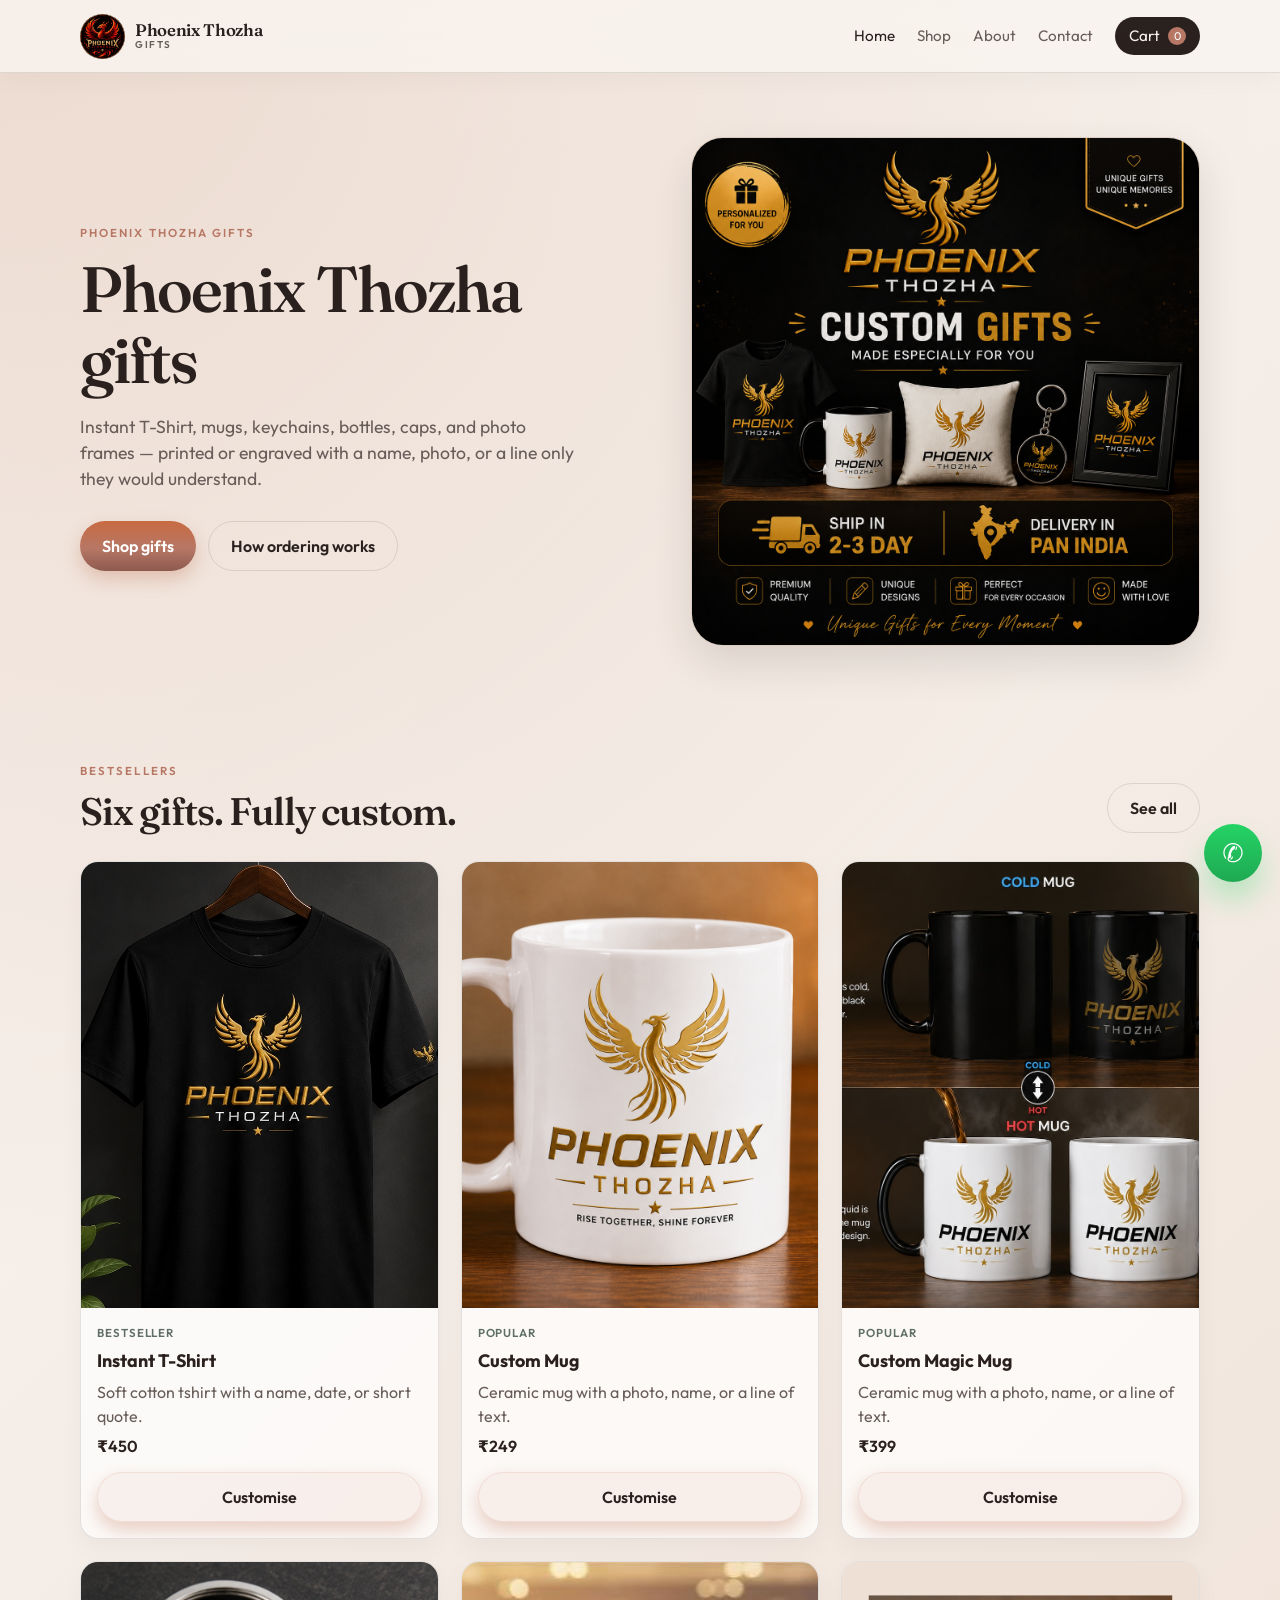
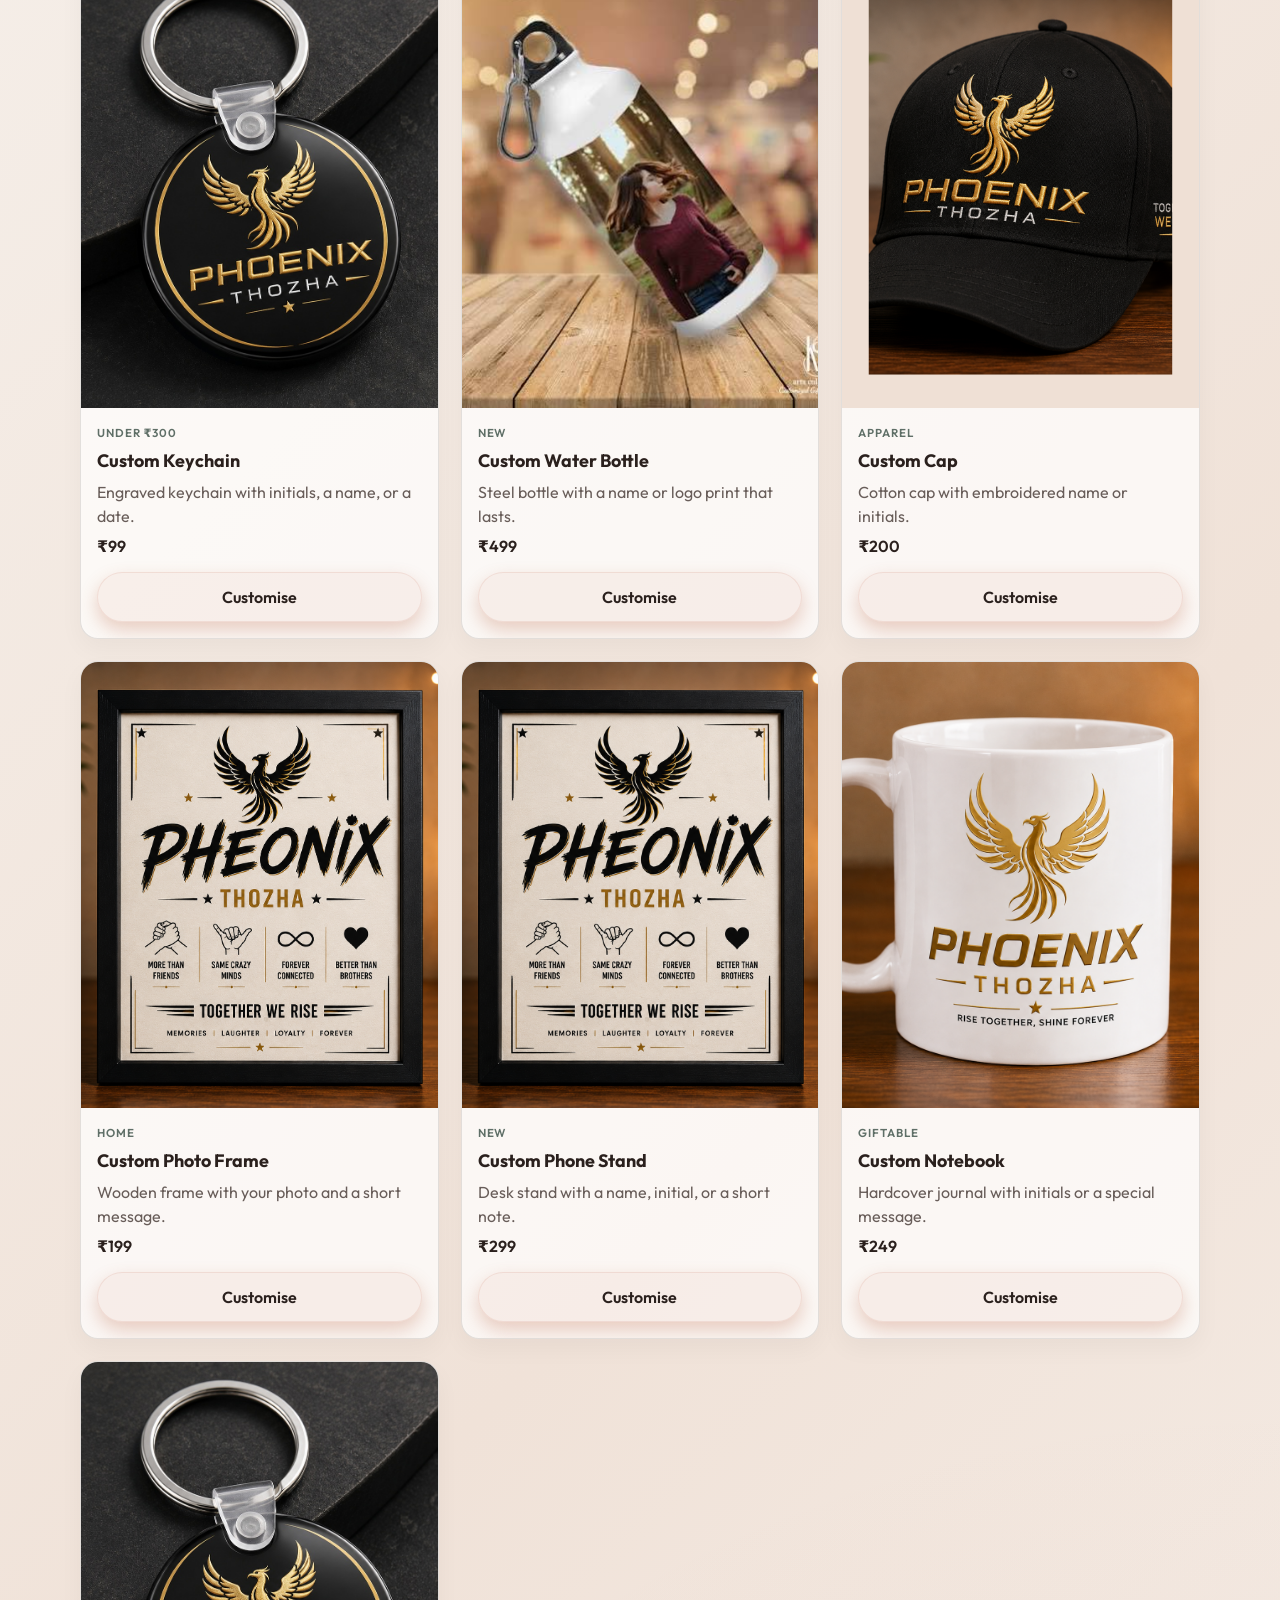
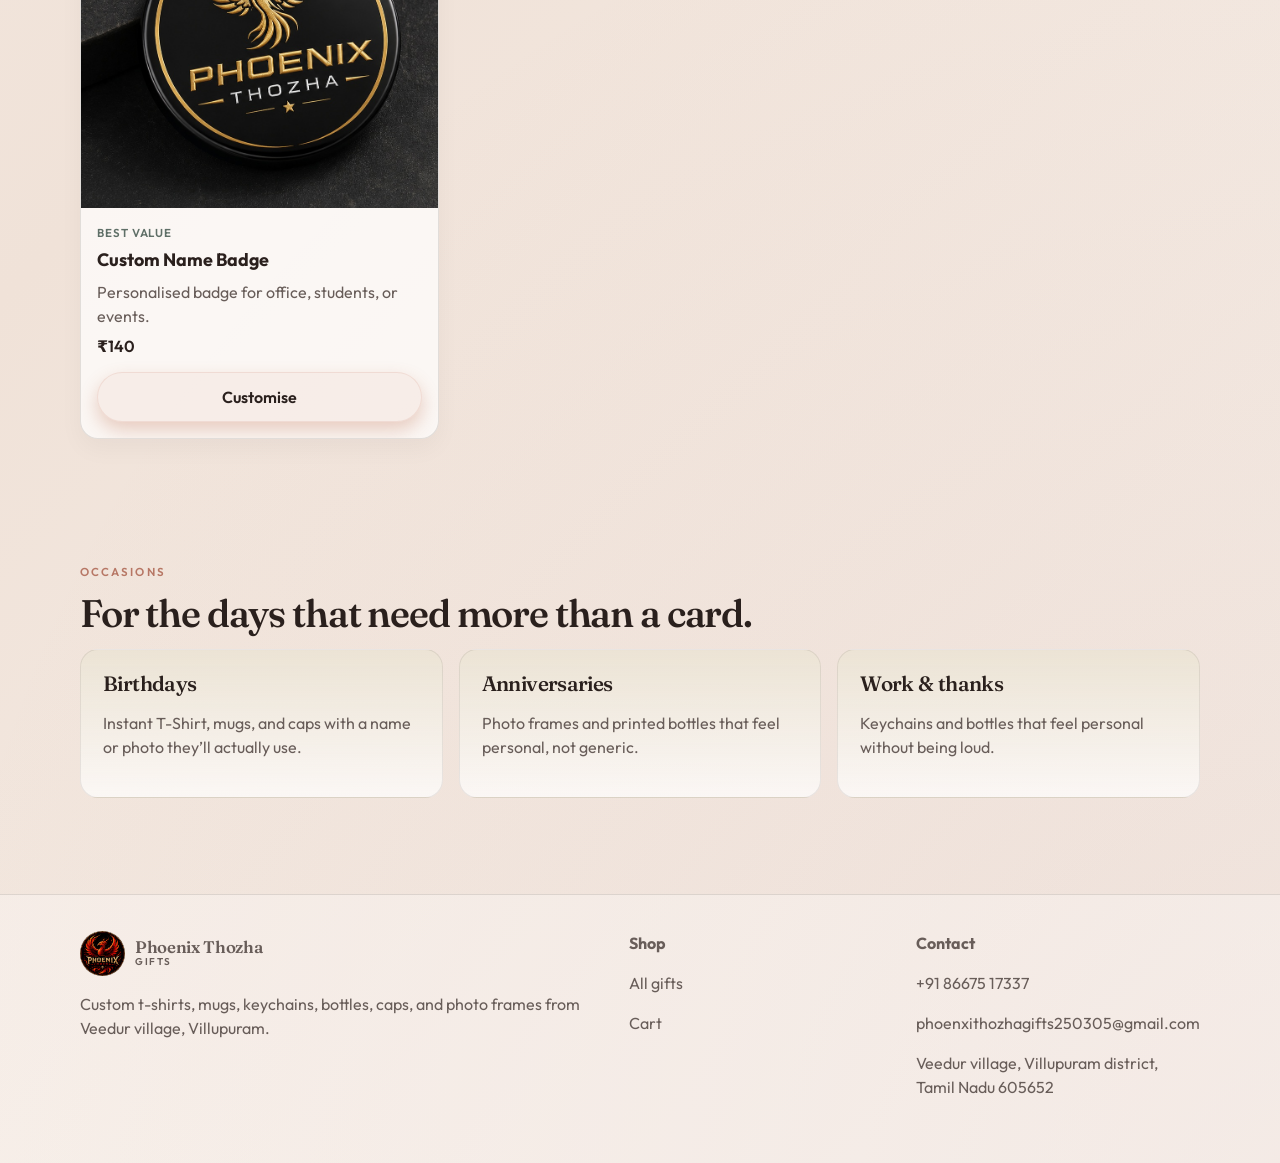
<file: index.html>
<!DOCTYPE html>
<html lang="en">
<head>
  <meta charset="UTF-8" />
  <meta name="viewport" content="width=device-width, initial-scale=1" />
  <title>Phoenix Thozha Gifts — Custom gifts </title>
  <link rel="preconnect" href="https://fonts.googleapis.com" />
  <link rel="preconnect" href="https://fonts.gstatic.com" crossorigin />
  <link href="https://fonts.googleapis.com/css2?family=Fraunces:opsz,wght@9..144,500;9..144,600&family=Outfit:wght@400;500;600&display=swap" rel="stylesheet" />
  <link rel="stylesheet" href="css/styles.css" />
</head>
<body>
  <header class="site-header">
    <div class="wrap nav">
      <a class="logo" href="index.html"><img class="logo-mark" src="images/phoenix-logo.jpg" alt="Phoenix Thozha" /><span class="logo-text">Phoenix Thozha<em>Gifts</em></span></a>
      <nav class="nav-links">
        <a class="active" href="index.html">Home</a>
        <a href="shop.html">Shop</a>
        <a href="about.html">About</a>
        <a href="contact.html">Contact</a>
        <a class="cart-link" href="cart.html">Cart <span class="badge" data-cart-count hidden>0</span></a>
      </nav>
    </div>
  </header>

  <main>
    <section class="wrap hero">
      <div>
        <p class="kicker">Phoenix Thozha Gifts</p>
        <h1>Phoenix Thozha  gifts</h1>
        <p class="lede">Instant T-Shirt, mugs, keychains, bottles, caps, and photo frames — printed or engraved with a name, photo, or a line only they would understand.</p>
        <div class="hero-actions">
          <a class="btn btn-primary" href="shop.html">Shop gifts</a>
          <a class="btn btn-ghost" href="about.html">How ordering works</a>
        </div>
      </div>
      <div class="hero-card">
        <img src="images/hero.jpg" alt="Wrapped gifts from Phoenix Thozha Gifts" />
      </div>
    </section>

    <section class="wrap section">
      <div class="section-head">
        <div>
          <p class="kicker">Bestsellers</p>
          <h2>Six gifts. Fully custom.</h2>
        </div>
        <a class="btn btn-ghost" href="shop.html">See all</a>
      </div>
      <div class="grid" id="home-grid"></div>
    </section>

    <section class="wrap section">
      <p class="kicker">Occasions</p>
      <h2>For the days that need more than a card.</h2>
      <div class="occassions">
        <article class="occ">
          <h3>Birthdays</h3>
          <p class="muted">Instant T-Shirt, mugs, and caps with a name or photo they’ll actually use.</p>
        </article>
        <article class="occ">
          <h3>Anniversaries</h3>
          <p class="muted">Photo frames and printed bottles that feel personal, not generic.</p>
        </article>
        <article class="occ">
          <h3>Work & thanks</h3>
          <p class="muted">Keychains and bottles that feel personal without being loud.</p>
        </article>
      </div>
    </section>
  </main>

  <footer class="site-footer">
    <div class="wrap footer-grid">
      <div>
        <strong class="logo"><img class="logo-mark" src="images/phoenix-logo.jpg" alt="Phoenix Thozha" /><span class="logo-text">Phoenix Thozha<em>Gifts</em></span></strong>
        <p>Custom t-shirts, mugs, keychains, bottles, caps, and photo frames from Veedur village, Villupuram.</p>
      </div>
      <div>
        <strong>Shop</strong>
        <p><a href="shop.html">All gifts</a></p>
        <p><a href="cart.html">Cart</a></p>
      </div>
      <div>
        <strong>Contact</strong>
        <p><a href="tel:+918667517337">+91 86675 17337</a></p>
        <p><a href="mailto:phoenxithozhagifts250305@gmail.com">phoenxithozhagifts250305@gmail.com</a></p>
        <p>Veedur village, Villupuram district,<br />Tamil Nadu 605652</p>
      </div>
    </div>
  </footer>

  <a class="whatsapp-float" href="https://wa.me/918667517337" target="_blank" aria-label="Chat on WhatsApp">✆</a>

  <script src="js/products.js"></script>
  <script src="js/cart.js"></script>
  <script>
    const grid = document.getElementById("home-grid");
    grid.innerHTML = PRODUCTS.map(productCard).join("");
  </script>
</body>
</html>
</file>
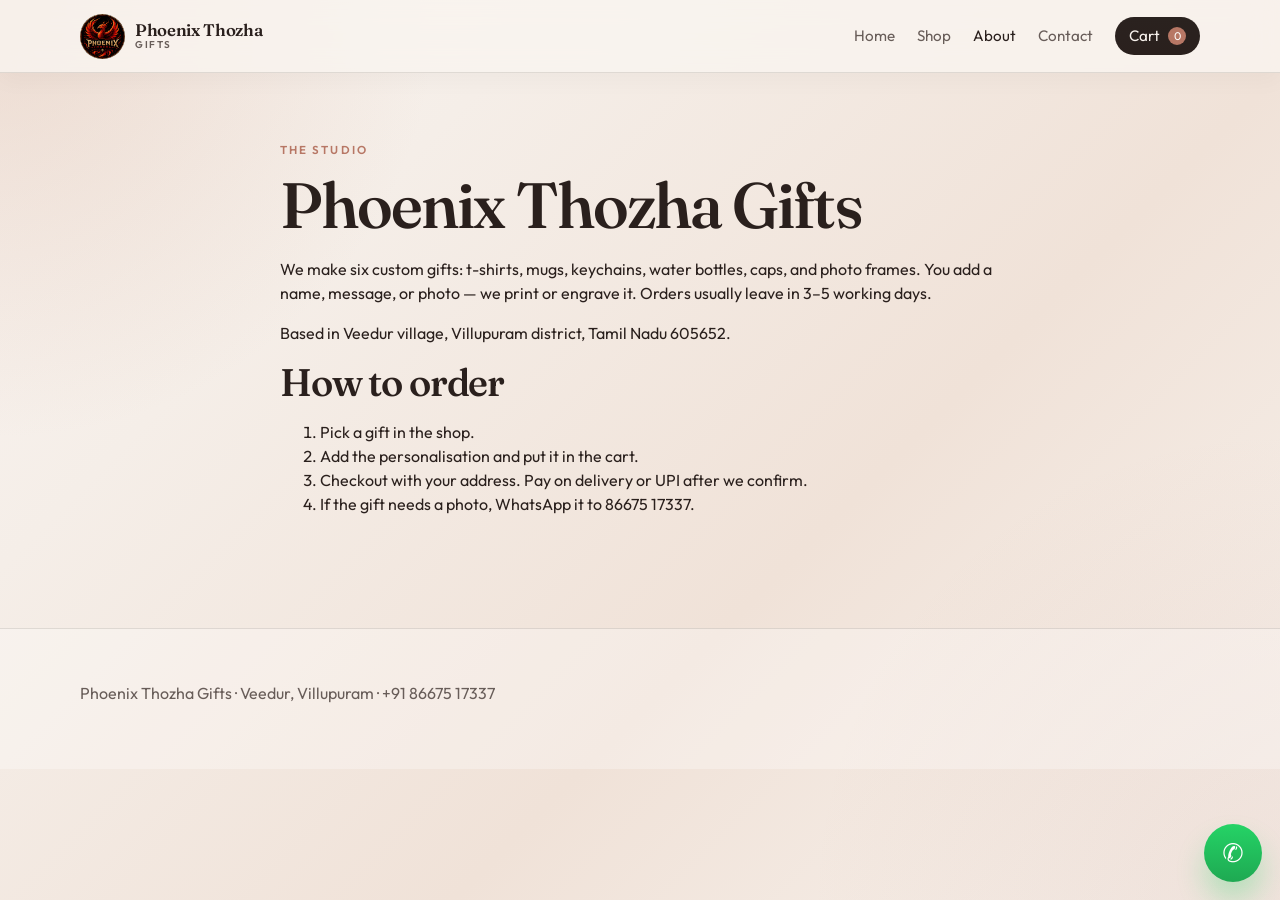
<file: about.html>
<!DOCTYPE html>
<html lang="en">
<head>
  <meta charset="UTF-8" />
  <meta name="viewport" content="width=device-width, initial-scale=1" />
  <title>About — Phoenix Thozha Gifts</title>
  <link rel="preconnect" href="https://fonts.googleapis.com" />
  <link rel="preconnect" href="https://fonts.gstatic.com" crossorigin />
  <link href="https://fonts.googleapis.com/css2?family=Fraunces:opsz,wght@9..144,500;9..144,600&family=Outfit:wght@400;500;600&display=swap" rel="stylesheet" />
  <link rel="stylesheet" href="css/styles.css" />
</head>
<body>
  <header class="site-header">
    <div class="wrap nav">
      <a class="logo" href="index.html"><img class="logo-mark" src="images/phoenix-logo.jpg" alt="Phoenix Thozha" /><span class="logo-text">Phoenix Thozha<em>Gifts</em></span></a>
      <nav class="nav-links">
        <a href="index.html">Home</a>
        <a href="shop.html">Shop</a>
        <a class="active" href="about.html">About</a>
        <a href="contact.html">Contact</a>
        <a class="cart-link" href="cart.html">Cart <span class="badge" data-cart-count hidden>0</span></a>
      </nav>
    </div>
  </header>

  <main class="wrap section" style="max-width:720px">
    <p class="kicker">The studio</p>
    <h1>Phoenix Thozha Gifts</h1>
    <p>We make six custom gifts: t-shirts, mugs, keychains, water bottles, caps, and photo frames. You add a name, message, or photo — we print or engrave it. Orders usually leave in 3–5 working days.</p>
    <p>Based in Veedur village, Villupuram district, Tamil Nadu 605652.</p>
    <h2>How to order</h2>
    <ol>
      <li>Pick a gift in the shop.</li>
      <li>Add the personalisation and put it in the cart.</li>
      <li>Checkout with your address. Pay on delivery or UPI after we confirm.</li>
      <li>If the gift needs a photo, WhatsApp it to <a href="https://wa.me/918667517337">86675 17337</a>.</li>
    </ol>
  </main>

  <footer class="site-footer">
    <div class="wrap"><p>Phoenix Thozha Gifts · Veedur, Villupuram · +91 86675 17337</p></div>
  </footer>
  <a class="whatsapp-float" href="https://wa.me/918667517337" target="_blank" aria-label="Chat on WhatsApp">✆</a>
  <script src="js/products.js"></script>
  <script src="js/cart.js"></script>
</body>
</html>
</file>
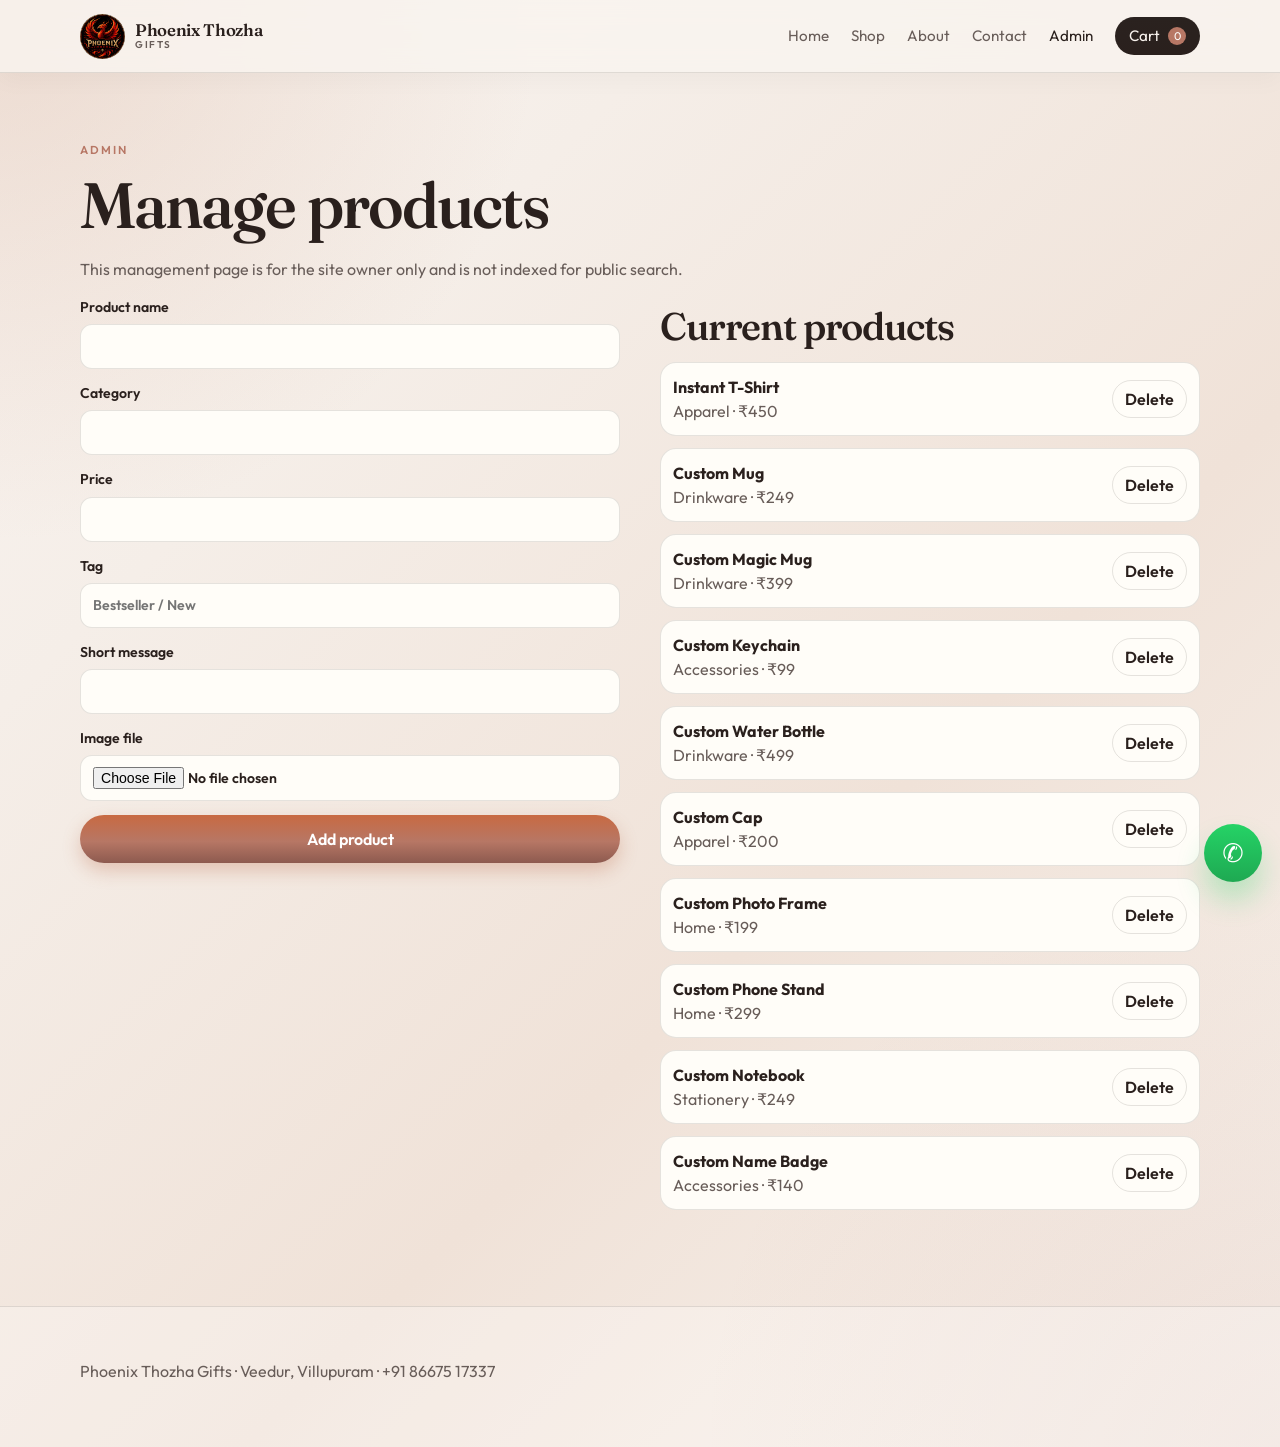
<file: admin.html>
<!DOCTYPE html>
<html lang="en">
<head>
  <meta charset="UTF-8" />
  <meta name="viewport" content="width=device-width, initial-scale=1" />
  <meta name="robots" content="noindex, nofollow" />
  <title>Admin — Phoenix Thozha Gifts</title>
  <link rel="preconnect" href="https://fonts.googleapis.com" />
  <link rel="preconnect" href="https://fonts.gstatic.com" crossorigin />
  <link href="https://fonts.googleapis.com/css2?family=Fraunces:opsz,wght@9..144,500;9..144,600&family=Outfit:wght@400;500;600&display=swap" rel="stylesheet" />
  <link rel="stylesheet" href="css/styles.css" />
</head>
<body>
  <header class="site-header">
    <div class="wrap nav">
      <a class="logo" href="index.html"><img class="logo-mark" src="images/phoenix-logo.jpg" alt="Phoenix Thozha" /><span class="logo-text">Phoenix Thozha<em>Gifts</em></span></a>
      <nav class="nav-links">
        <a href="index.html">Home</a>
        <a href="shop.html">Shop</a>
        <a href="about.html">About</a>
        <a href="contact.html">Contact</a>
        <a class="active" href="admin.html">Admin</a>
        <a class="cart-link" href="cart.html">Cart <span class="badge" data-cart-count hidden>0</span></a>
      </nav>
    </div>
  </header>

  <main class="wrap section">
    <div id="admin-content">
      <p class="kicker">Admin</p>
      <h1>Manage products</h1>
      <p class="muted">This management page is for the site owner only and is not indexed for public search.</p>
      <div class="split" style="align-items:start">
        <form class="form" id="product-form">
          <label>Product name<input name="name" required /></label>
          <label>Category<input name="category" required /></label>
          <label>Price<input name="price" type="number" min="1" required /></label>
          <label>Tag<input name="tag" placeholder="Bestseller / New" /></label>
          <label>Short message<input name="blurb" required /></label>
          <label>Image file<input type="file" id="image-file" accept="image/*" /></label>
          <button class="btn btn-primary" type="submit">Add product</button>
        </form>

        <div>
          <h2>Current products</h2>
          <div id="admin-list" class="cart-table"></div>
        </div>
      </div>
    </div>
  </main>

  <footer class="site-footer">
    <div class="wrap"><p>Phoenix Thozha Gifts · Veedur, Villupuram · +91 86675 17337</p></div>
  </footer>

  <a class="whatsapp-float" href="https://wa.me/918667517337" target="_blank" aria-label="Chat on WhatsApp">✆</a>

  <script src="js/products.js"></script>
  <script src="js/cart.js"></script>
  <script>
    const list = document.getElementById("admin-list");
    const form = document.getElementById("product-form");
    const imageFileInput = document.getElementById("image-file");

    function readFileAsDataUrl(file) {
      return new Promise((resolve, reject) => {
        const reader = new FileReader();
        reader.onload = () => resolve(reader.result);
        reader.onerror = () => reject(new Error("Could not read file"));
        reader.readAsDataURL(file);
      });
    }

    function renderAdminList() {
      const products = getProducts();
      list.innerHTML = products.map((product) => `
        <article class="cart-row" style="grid-template-columns: 1fr auto;">
          <div>
            <strong>${product.name}</strong>
            <div class="muted">${product.category} · ₹${product.price}</div>
          </div>
          <button class="btn btn-ghost" data-delete="${product.id}" style="padding:6px 12px">Delete</button>
        </article>
      `).join("");

      list.querySelectorAll("[data-delete]").forEach((btn) => {
        btn.onclick = () => {
          const next = getProducts().filter((item) => item.id !== btn.dataset.delete);
          saveProducts(next);
          renderAdminList();
        };
      });
    }

    renderAdminList();

    form.onsubmit = async (e) => {
      e.preventDefault();
      const data = Object.fromEntries(new FormData(e.target));
      const name = (data.name || "").trim();
      const category = (data.category || "").trim();
      const price = Number(data.price);
      const blurb = (data.blurb || "").trim();
      const file = imageFileInput.files[0];

      if (!name || !category || !price || !blurb) {
        return;
      }

      let image = "images/mug.jpg";
      if (file) {
        try {
          image = await readFileAsDataUrl(file);
        } catch {
          alert("Image upload failed. Please try another file.");
          return;
        }
      }

      const product = {
        id: name.toLowerCase().replace(/[^a-z0-9]+/g, "-").replace(/^-|-$/g, "") || "product",
        name,
        category,
        price,
        tag: (data.tag || "").trim(),
        blurb,
        description: blurb,
        colors: ["Default"],
        options: ["name", "message"],
        image,
      };

      const items = getProducts();
      const duplicate = items.some((item) => item.id === product.id);
      if (duplicate) {
        alert("A product with this name already exists. Please use a different product name.");
        return;
      }

      items.push(product);
      saveProducts(items);
      form.reset();
      imageFileInput.value = "";
      renderAdminList();
    };
  </script>
</body>
</html>
</file>
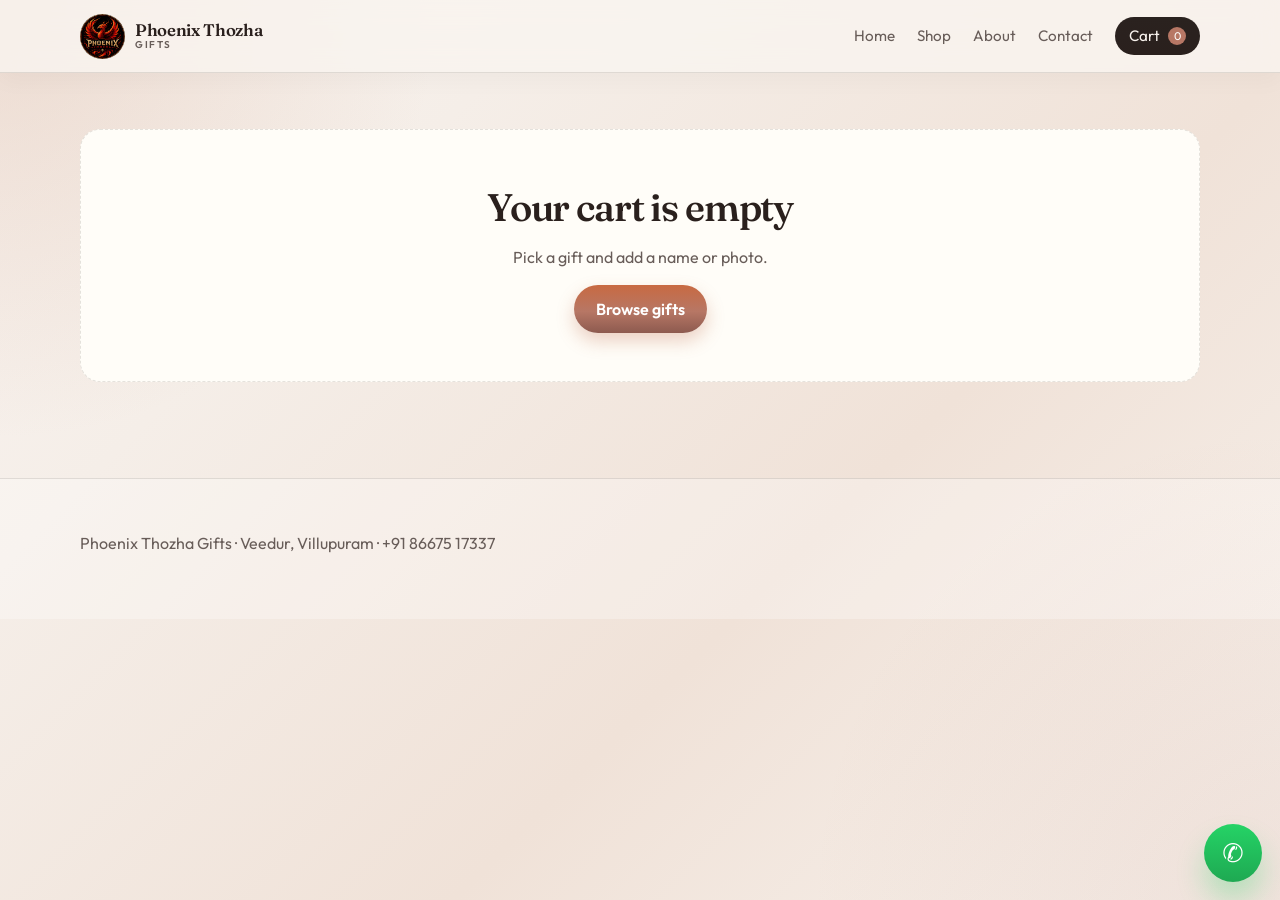
<file: cart.html>
<!DOCTYPE html>
<html lang="en">
<head>
  <meta charset="UTF-8" />
  <meta name="viewport" content="width=device-width, initial-scale=1" />
  <title>Cart — Phoenix Thozha Gifts</title>
  <link rel="preconnect" href="https://fonts.googleapis.com" />
  <link rel="preconnect" href="https://fonts.gstatic.com" crossorigin />
  <link href="https://fonts.googleapis.com/css2?family=Fraunces:opsz,wght@9..144,500;9..144,600&family=Outfit:wght@400;500;600&display=swap" rel="stylesheet" />
  <link rel="stylesheet" href="css/styles.css" />
</head>
<body>
  <header class="site-header">
    <div class="wrap nav">
      <a class="logo" href="index.html"><img class="logo-mark" src="images/phoenix-logo.jpg" alt="Phoenix Thozha" /><span class="logo-text">Phoenix Thozha<em>Gifts</em></span></a>
      <nav class="nav-links">
        <a href="index.html">Home</a>
        <a href="shop.html">Shop</a>
        <a href="about.html">About</a>
        <a href="contact.html">Contact</a>
        <a class="cart-link" href="cart.html">Cart <span class="badge" data-cart-count hidden>0</span></a>
      </nav>
    </div>
  </header>

  <main class="wrap section split" id="cart-root"></main>

  <footer class="site-footer">
    <div class="wrap"><p>Phoenix Thozha Gifts · Veedur, Villupuram · +91 86675 17337</p></div>
  </footer>

  <a class="whatsapp-float" href="https://wa.me/918667517337" target="_blank" aria-label="Chat on WhatsApp">✆</a>

  <script src="js/products.js"></script>
  <script src="js/cart.js"></script>
  <script>
    function renderCart() {
      const root = document.getElementById("cart-root");
      const items = readCart();
      if (!items.length) {
        root.innerHTML = `<div class="empty" style="grid-column:1/-1">
          <h2>Your cart is empty</h2>
          <p class="muted">Pick a gift and add a name or photo.</p>
          <a class="btn btn-primary" href="shop.html">Browse gifts</a>
        </div>`;
        return;
      }

      root.innerHTML = `
        <div class="cart-table">
          ${items.map((item) => `
            <article class="cart-row">
              <img src="${item.image}" alt="${item.name}" />
              <div>
                <strong>${item.name}</strong>
                <div class="muted">${item.color}${item.size ? " · " + item.size : ""}${item.customName ? " · “" + item.customName + "”" : ""}</div>
                <button class="btn btn-ghost" data-remove="${item.lineId}" style="margin-top:8px;padding:6px 12px">Remove</button>
              </div>
              <div class="qty">
                <button data-qty="${item.lineId}" data-d="-1">−</button>
                <span>${item.qty}</span>
                <button data-qty="${item.lineId}" data-d="1">+</button>
              </div>
              <strong>${formatPrice(item.price * item.qty)}</strong>
            </article>
          `).join("")}
        </div>
        <aside class="summary">
          <h2>Summary</h2>
          <p class="row-between"><span>Items</span><span>${cartCount()}</span></p>
          <p class="row-between"><span>Shipping</span><span>Free over ₹499</span></p>
          <p class="row-between"><strong>Total</strong><strong>${formatPrice(cartTotal())}</strong></p>
          <a class="btn btn-primary" href="checkout.html" style="width:100%;margin-top:8px">Checkout</a>
        </aside>`;

      root.querySelectorAll("[data-remove]").forEach((btn) => {
        btn.onclick = () => { removeLine(btn.dataset.remove); renderCart(); };
      });
      root.querySelectorAll("[data-qty]").forEach((btn) => {
        btn.onclick = () => {
          const item = readCart().find((c) => c.lineId === btn.dataset.qty);
          if (!item) return;
          updateQty(item.lineId, item.qty + Number(btn.dataset.d));
          renderCart();
        };
      });
    }

    renderCart();
  </script>
</body>
</html>
</file>
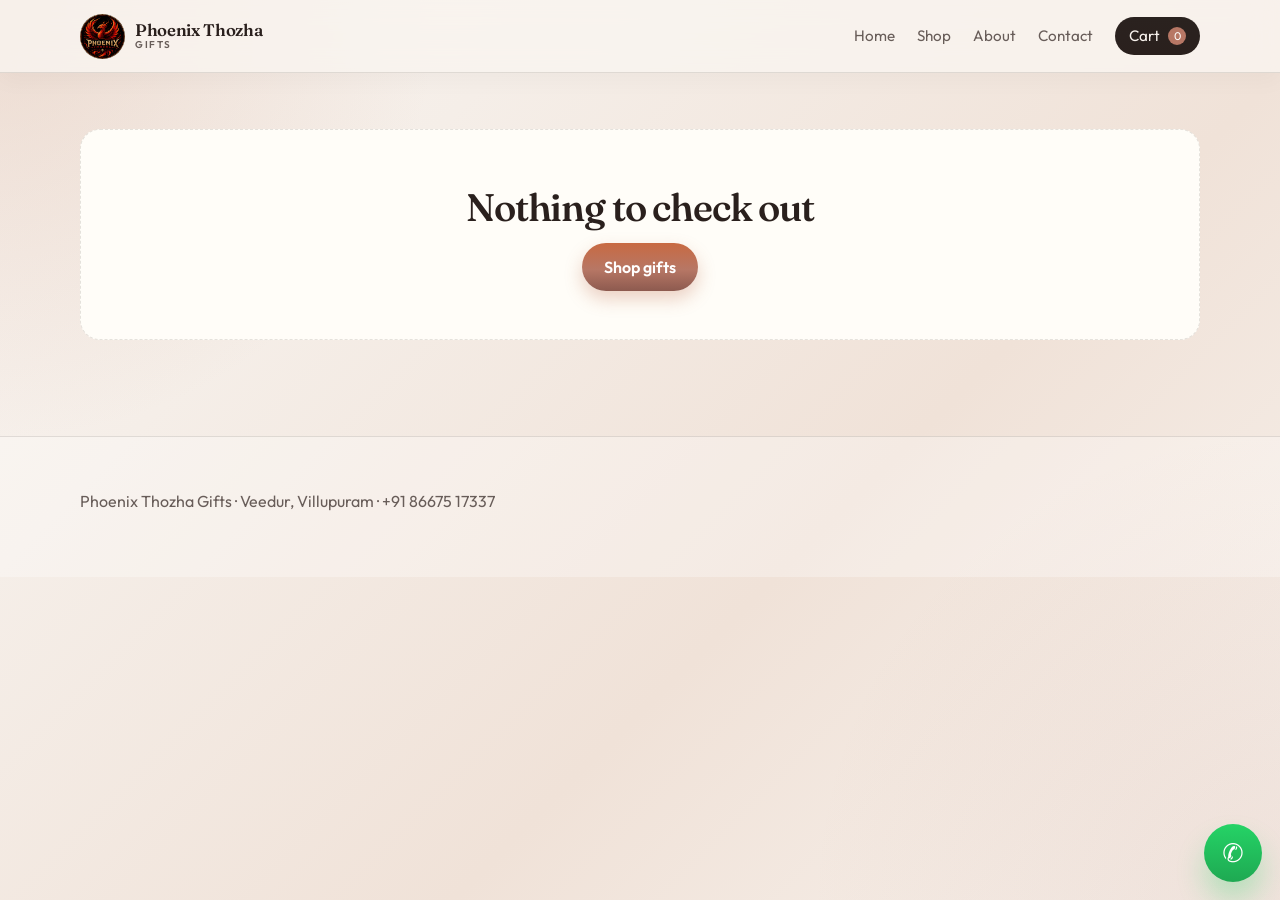
<file: checkout.html>
<!DOCTYPE html>
<html lang="en">
<head>
  <meta charset="UTF-8" />
  <meta name="viewport" content="width=device-width, initial-scale=1" />
  <title>Checkout — Phoenix Thozha Gifts</title>
  <link rel="preconnect" href="https://fonts.googleapis.com" />
  <link rel="preconnect" href="https://fonts.gstatic.com" crossorigin />
  <link href="https://fonts.googleapis.com/css2?family=Fraunces:opsz,wght@9..144,500;9..144,600&family=Outfit:wght@400;500;600&display=swap" rel="stylesheet" />
  <link rel="stylesheet" href="css/styles.css" />
</head>
<body>
  <header class="site-header">
    <div class="wrap nav">
      <a class="logo" href="index.html"><img class="logo-mark" src="images/phoenix-logo.jpg" alt="Phoenix Thozha" /><span class="logo-text">Phoenix Thozha<em>Gifts</em></span></a>
      <nav class="nav-links">
        <a href="index.html">Home</a>
        <a href="shop.html">Shop</a>
        <a href="about.html">About</a>
        <a href="contact.html">Contact</a>
        <a class="cart-link" href="cart.html">Cart <span class="badge" data-cart-count hidden>0</span></a>
      </nav>
    </div>
  </header>

  <main class="wrap section" id="checkout-root"></main>

  <footer class="site-footer">
    <div class="wrap"><p>Phoenix Thozha Gifts · Veedur, Villupuram · +91 86675 17337</p></div>
  </footer>

  <a class="whatsapp-float" href="https://wa.me/918667517337" target="_blank" aria-label="Chat on WhatsApp">✆</a>

  <script src="js/products.js"></script>
  <script src="js/cart.js"></script>
  <script>
    const root = document.getElementById("checkout-root");
    const items = readCart();

    if (new URLSearchParams(location.search).get("done") === "1") {
      root.innerHTML = `<div class="success">
        <p class="kicker">Order placed</p>
        <h1>We’ll start making it.</h1>
        <p class="muted">We will call or WhatsApp you on +91 86675 17337 if we need the photo. Pay on delivery or send UPI when we confirm.</p>
        <a class="btn btn-primary" href="shop.html">Shop another gift</a>
      </div>`;
    } else if (!items.length) {
      root.innerHTML = `<div class="empty"><h2>Nothing to check out</h2><a class="btn btn-primary" href="shop.html">Shop gifts</a></div>`;
    } else {
      root.innerHTML = `
        <div class="split">
          <form class="form" id="order-form">
            <p class="kicker">Checkout</p>
            <h1>Where should it go?</h1>
            <label>Full name<input name="name" required /></label>
            <label>Phone<input name="phone" type="tel" required placeholder="10-digit mobile" /></label>
            <label>Email<input name="email" type="email" required /></label>
            <label>Address<textarea name="address" rows="3" required></textarea></label>
            <label>City<input name="city" required /></label>
            <label>PIN code<input name="pin" required pattern="[0-9]{6}" /></label>
            <label>Payment
              <select name="pay">
                <option>Cash on delivery</option>
                <option>UPI on confirmation</option>
              </select>
            </label>
            <button class="btn btn-primary" type="submit">Place order · ${formatPrice(cartTotal())}</button>
          </form>
          <aside class="summary">
            <h2>Your gifts</h2>
            ${items.map((i) => `<p class="row-between"><span>${i.name} × ${i.qty}</span><span>${formatPrice(i.price * i.qty)}</span></p>`).join("")}
            <p class="row-between"><strong>Total</strong><strong>${formatPrice(cartTotal())}</strong></p>
          </aside>
        </div>`;

      document.getElementById("order-form").onsubmit = (e) => {
        e.preventDefault();
        const customer = Object.fromEntries(new FormData(e.target));
        const order = {
          id: "KS-" + Date.now().toString().slice(-6),
          at: new Date().toISOString(),
          customer,
          items,
          total: cartTotal(),
        };
        
        // Format order message for WhatsApp
        const itemList = items.map((i) => `• ${i.name} × ${i.qty} = ₹${i.price * i.qty}`).join("\n");
        const orderMessage = `*NEW ORDER*%0A%0A*Order ID:* ${order.id}%0A*Name:* ${customer.name}%0A*Phone:* ${customer.phone}%0A*Email:* ${customer.email}%0A*Address:* ${customer.address}, ${customer.city} - ${customer.pin}%0A*Payment:* ${customer.pay}%0A%0A*Items:*%0A${itemList.replace(/\n/g, '%0A')}%0A%0A*Total:* ₹${cartTotal()}`;
        
        // Save order locally
        localStorage.setItem("phoenix-thozha-last-order", JSON.stringify(order));
        clearCart();
        
        // Open WhatsApp first
        window.open(`https://wa.me/918667517337?text=${orderMessage}`, '_blank');
        
        // Then show success page
        setTimeout(() => {
          location.href = "checkout.html?done=1";
        }, 1000);
      };
    }
  </script>
</body>
</html>
</file>
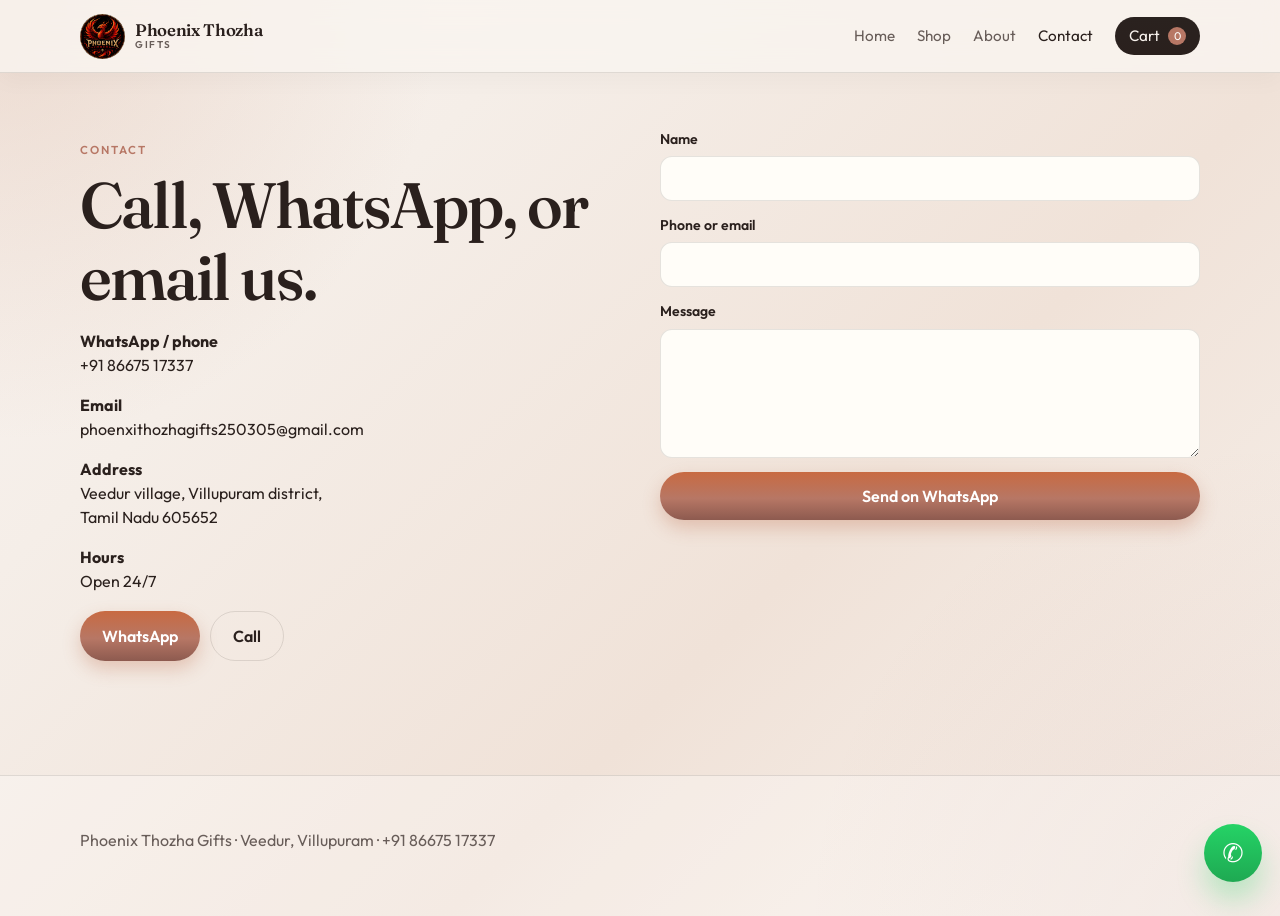
<file: contact.html>
<!DOCTYPE html>
<html lang="en">
<head>
  <meta charset="UTF-8" />
  <meta name="viewport" content="width=device-width, initial-scale=1" />
  <title>Contact — Phoenix Thozha Gifts</title>
  <link rel="preconnect" href="https://fonts.googleapis.com" />
  <link rel="preconnect" href="https://fonts.gstatic.com" crossorigin />
  <link href="https://fonts.googleapis.com/css2?family=Fraunces:opsz,wght@9..144,500;9..144,600&family=Outfit:wght@400;500;600&display=swap" rel="stylesheet" />
  <link rel="stylesheet" href="css/styles.css" />
</head>
<body>
  <header class="site-header">
    <div class="wrap nav">
      <a class="logo" href="index.html"><img class="logo-mark" src="images/phoenix-logo.jpg" alt="Phoenix Thozha" /><span class="logo-text">Phoenix Thozha<em>Gifts</em></span></a>
      <nav class="nav-links">
        <a href="index.html">Home</a>
        <a href="shop.html">Shop</a>
        <a href="about.html">About</a>
        <a class="active" href="contact.html">Contact</a>
        <a class="cart-link" href="cart.html">Cart <span class="badge" data-cart-count hidden>0</span></a>
      </nav>
    </div>
  </header>

  <main class="wrap section split">
    <div>
      <p class="kicker">Contact</p>
      <h1>Call, WhatsApp, or email us.</h1>
      <p><strong>WhatsApp / phone</strong><br /><a href="tel:+918667517337">+91 86675 17337</a></p>
      <p><strong>Email</strong><br /><a href="mailto:phoenxithozhagifts250305@gmail.com">phoenxithozhagifts250305@gmail.com</a></p>
      <p><strong>Address</strong><br />Veedur village, Villupuram district,<br />Tamil Nadu 605652</p>
      <p><strong>Hours</strong><br />Open 24/7</p>
      <div class="contact-actions">
        <a class="btn btn-primary" href="https://wa.me/918667517337">WhatsApp</a>
        <a class="btn btn-ghost" href="tel:+918667517337">Call</a>
      </div>
    </div>
    <form class="form" id="contact-form">
      <label>Name<input name="name" required /></label>
      <label>Phone or email<input name="reach" required /></label>
      <label>Message<textarea name="note" rows="5" required></textarea></label>
      <button class="btn btn-primary" type="submit">Send on WhatsApp</button>
      <p class="muted" id="contact-status"></p>
    </form>
  </main>

  <footer class="site-footer">
    <div class="wrap"><p>Phoenix Thozha Gifts · Veedur, Villupuram · +91 86675 17337</p></div>
  </footer>
  <a class="whatsapp-float" href="https://wa.me/918667517337" target="_blank" aria-label="Chat on WhatsApp">✆</a>
  <script src="js/products.js"></script>
  <script src="js/cart.js"></script>
  <script>
    document.getElementById("contact-form").onsubmit = (e) => {
      e.preventDefault();
      const data = Object.fromEntries(new FormData(e.target));
      const text = encodeURIComponent(
        "Hello Phoenix Thozha Gifts,\nName: " + data.name + "\nReach: " + data.reach + "\n\n" + data.note
      );
      window.location.href = "https://wa.me/918667517337?text=" + text;
    };
  </script>
</body>
</html>
</file>
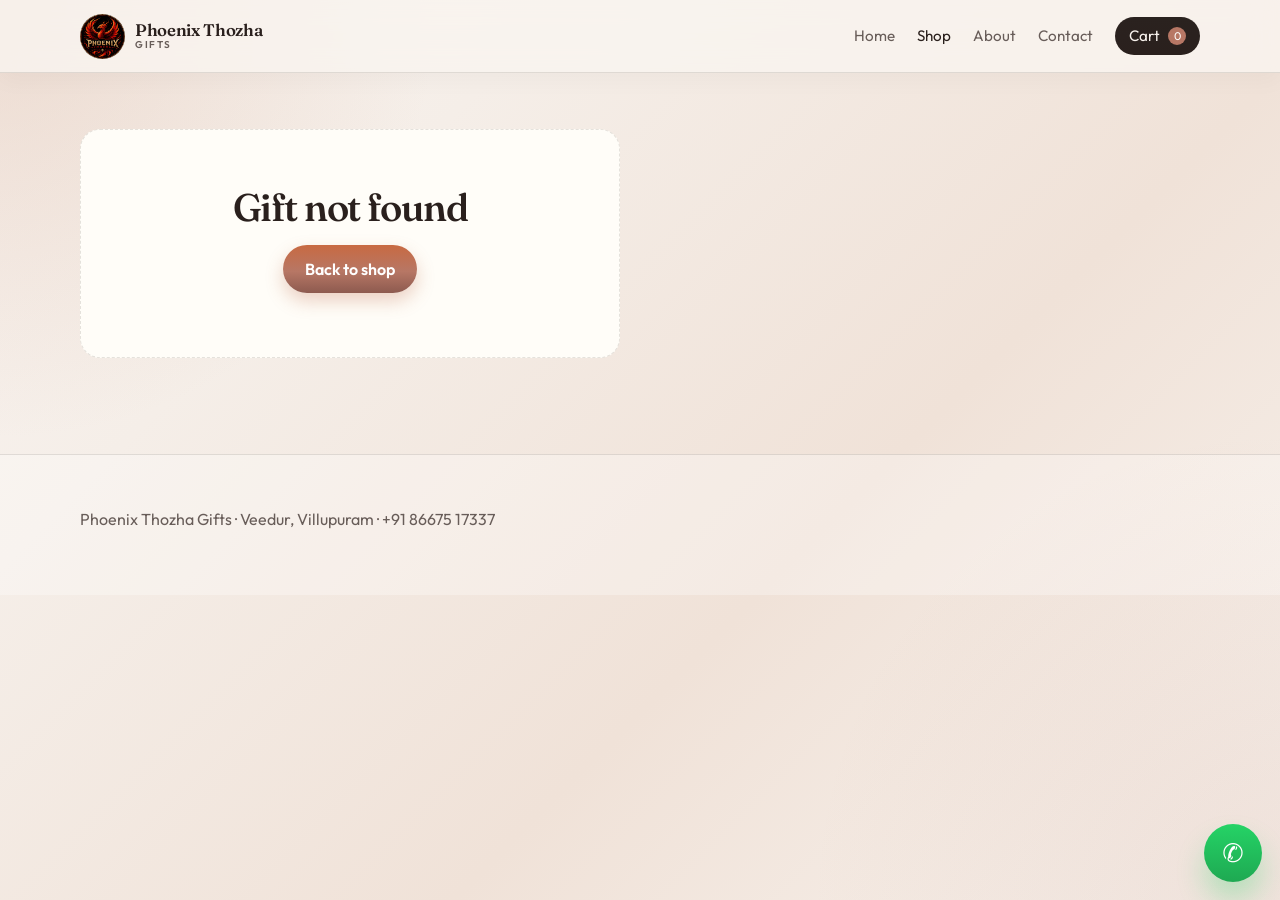
<file: product.html>
<!DOCTYPE html>
<html lang="en">
<head>
  <meta charset="UTF-8" />
  <meta name="viewport" content="width=device-width, initial-scale=1" />
  <title>Product — Phoenix Thozha Gifts</title>
  <link rel="preconnect" href="https://fonts.googleapis.com" />
  <link rel="preconnect" href="https://fonts.gstatic.com" crossorigin />
  <link href="https://fonts.googleapis.com/css2?family=Fraunces:opsz,wght@9..144,500;9..144,600&family=Outfit:wght@400;500;600&display=swap" rel="stylesheet" />
  <link rel="stylesheet" href="css/styles.css" />
</head>
<body>
  <header class="site-header">
    <div class="wrap nav">
      <a class="logo" href="index.html"><img class="logo-mark" src="images/phoenix-logo.jpg" alt="Phoenix Thozha" /><span class="logo-text">Phoenix Thozha<em>Gifts</em></span></a>
      <nav class="nav-links">
        <a href="index.html">Home</a>
        <a class="active" href="shop.html">Shop</a>
        <a href="about.html">About</a>
        <a href="contact.html">Contact</a>
        <a class="cart-link" href="cart.html">Cart <span class="badge" data-cart-count hidden>0</span></a>
      </nav>
    </div>
  </header>

  <main class="wrap section split" id="product-root"></main>

  <footer class="site-footer">
    <div class="wrap"><p>Phoenix Thozha Gifts · Veedur, Villupuram · +91 86675 17337</p></div>
  </footer>

  <a class="whatsapp-float" href="https://wa.me/918667517337" target="_blank" aria-label="Chat on WhatsApp">✆</a>

  <script src="js/products.js"></script>
  <script src="js/cart.js"></script>
  <script>
    const id = new URLSearchParams(location.search).get("id");
    const p = getProduct(id);
    const root = document.getElementById("product-root");

    if (!p) {
      root.innerHTML = `<div class="empty"><h2>Gift not found</h2><p><a class="btn btn-primary" href="shop.html">Back to shop</a></p></div>`;
    } else {
      document.title = p.name + " — Phoenix Thozha Gifts";
      const extra = [];
      if (p.options.includes("name")) {
        extra.push(`<label>Name / initials<input name="customName" maxlength="24" placeholder="e.g. Aanya" required /></label>`);
      }
      if (p.options.includes("message")) {
        extra.push(`<label>Message<textarea name="message" rows="3" maxlength="120" placeholder="A short line for the card or print"></textarea></label>`);
      }
      if (p.options.includes("photoNote")) {
        extra.push(`<label>Photo note<input name="photoNote" placeholder="WhatsApp the photo after you order — mention this note" /></label>`);
      }
      if (p.options.includes("size")) {
        extra.push(`<label>Size<select name="size">${p.sizes.map((s) => `<option>${s}</option>`).join("")}</select></label>`);
      }

      root.innerHTML = `
        <div class="product-photo"><img src="${p.image}" alt="${p.name}" /></div>
        <div>
          <p class="kicker">${p.category}${p.tag ? " · " + p.tag : ""}</p>
          <h1>${p.name}</h1>
          <p class="price" style="font-size:1.4rem">${formatPrice(p.price)}</p>
          <p class="muted">${p.description}</p>
          <form class="form" id="buy-form">
            <label>Colour
              <select name="color">${p.colors.map((c) => `<option>${c}</option>`).join("")}</select>
            </label>
            ${extra.join("")}
            <label>Quantity
              <div class="qty">
                <button type="button" id="minus">−</button>
                <strong id="qty">1</strong>
                <button type="button" id="plus">+</button>
              </div>
            </label>
            <button class="btn btn-primary" type="submit">Add to cart</button>
          </form>
        </div>`;

      let qty = 1;
      document.getElementById("minus").onclick = () => {
        qty = Math.max(1, qty - 1);
        document.getElementById("qty").textContent = qty;
      };
      document.getElementById("plus").onclick = () => {
        qty += 1;
        document.getElementById("qty").textContent = qty;
      };

      document.getElementById("buy-form").onsubmit = (e) => {
        e.preventDefault();
        const data = Object.fromEntries(new FormData(e.target));
        addToCart({
          id: p.id,
          name: p.name,
          price: p.price,
          image: p.image,
          qty,
          color: data.color,
          size: data.size || "",
          customName: data.customName || "",
          message: data.message || "",
          photoNote: data.photoNote || "",
        });
        showToast("Added to cart");
      };
    }
  </script>
</body>
</html>
</file>
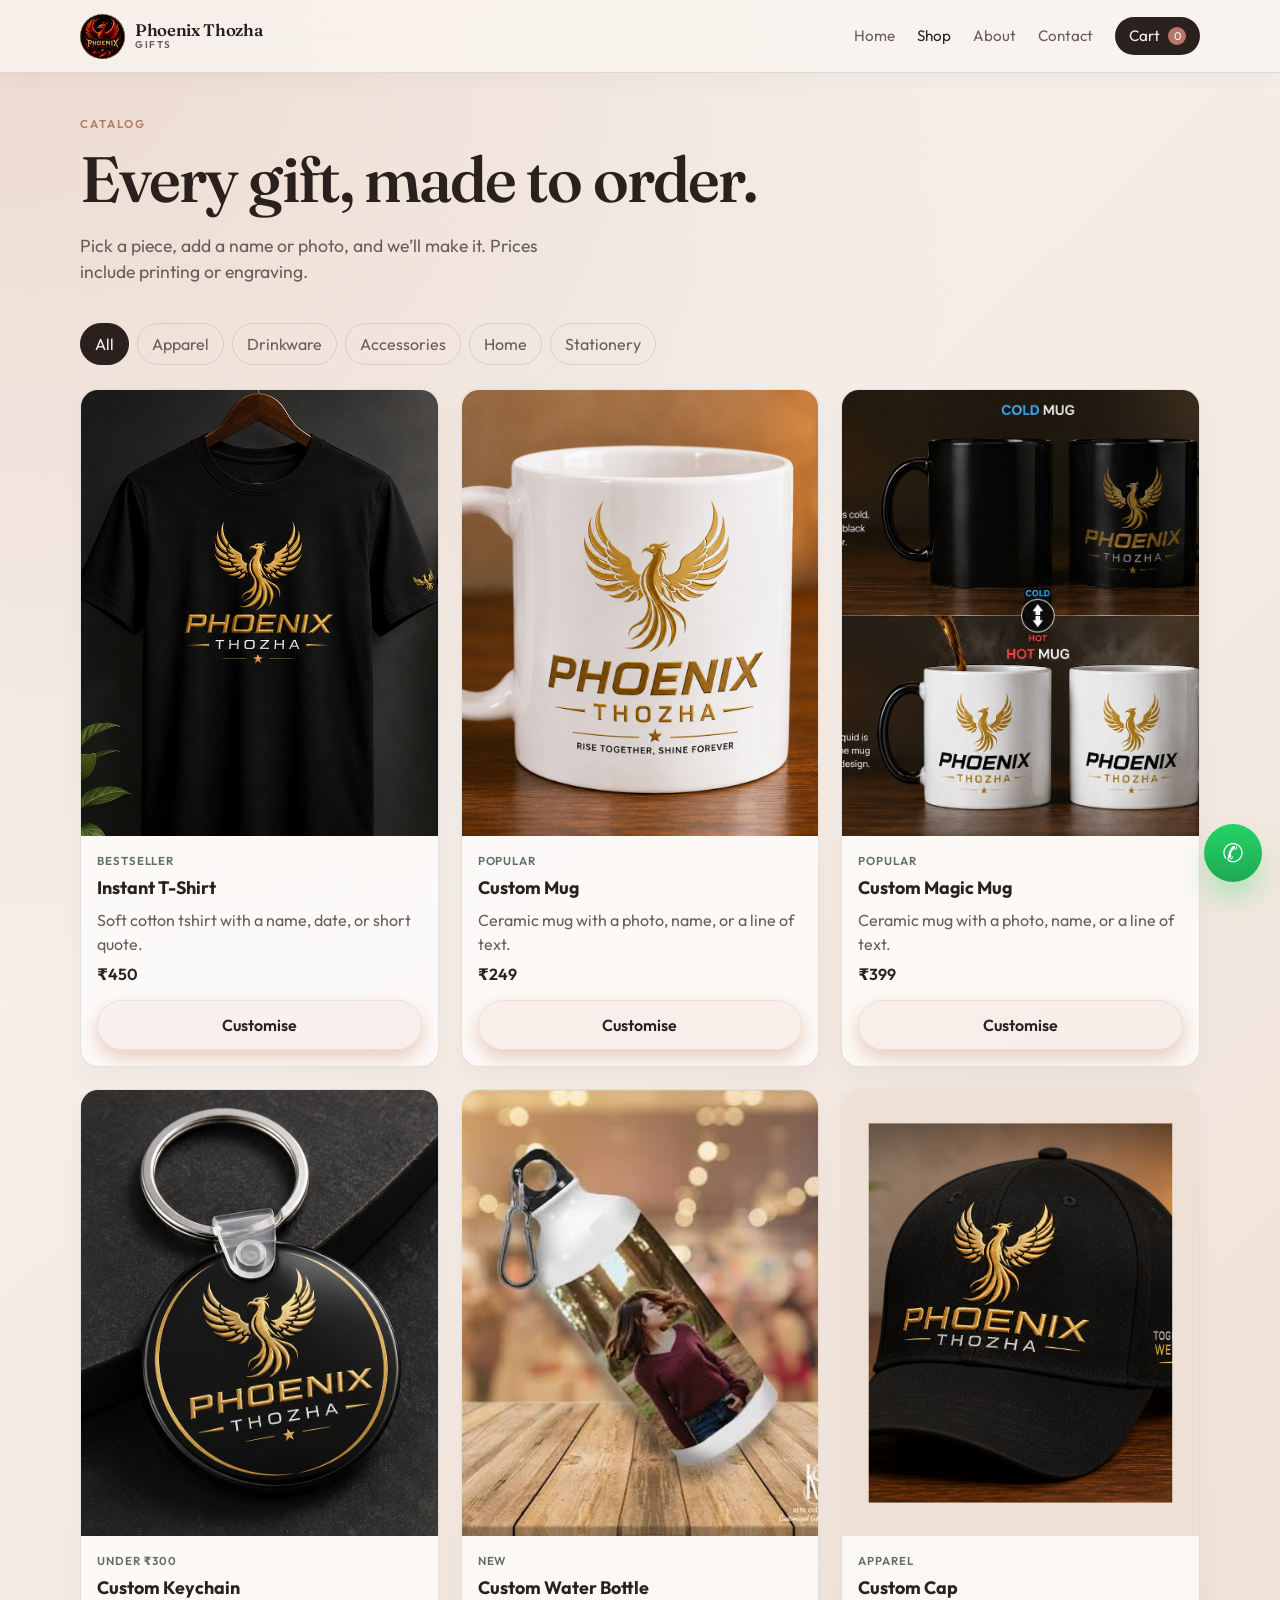
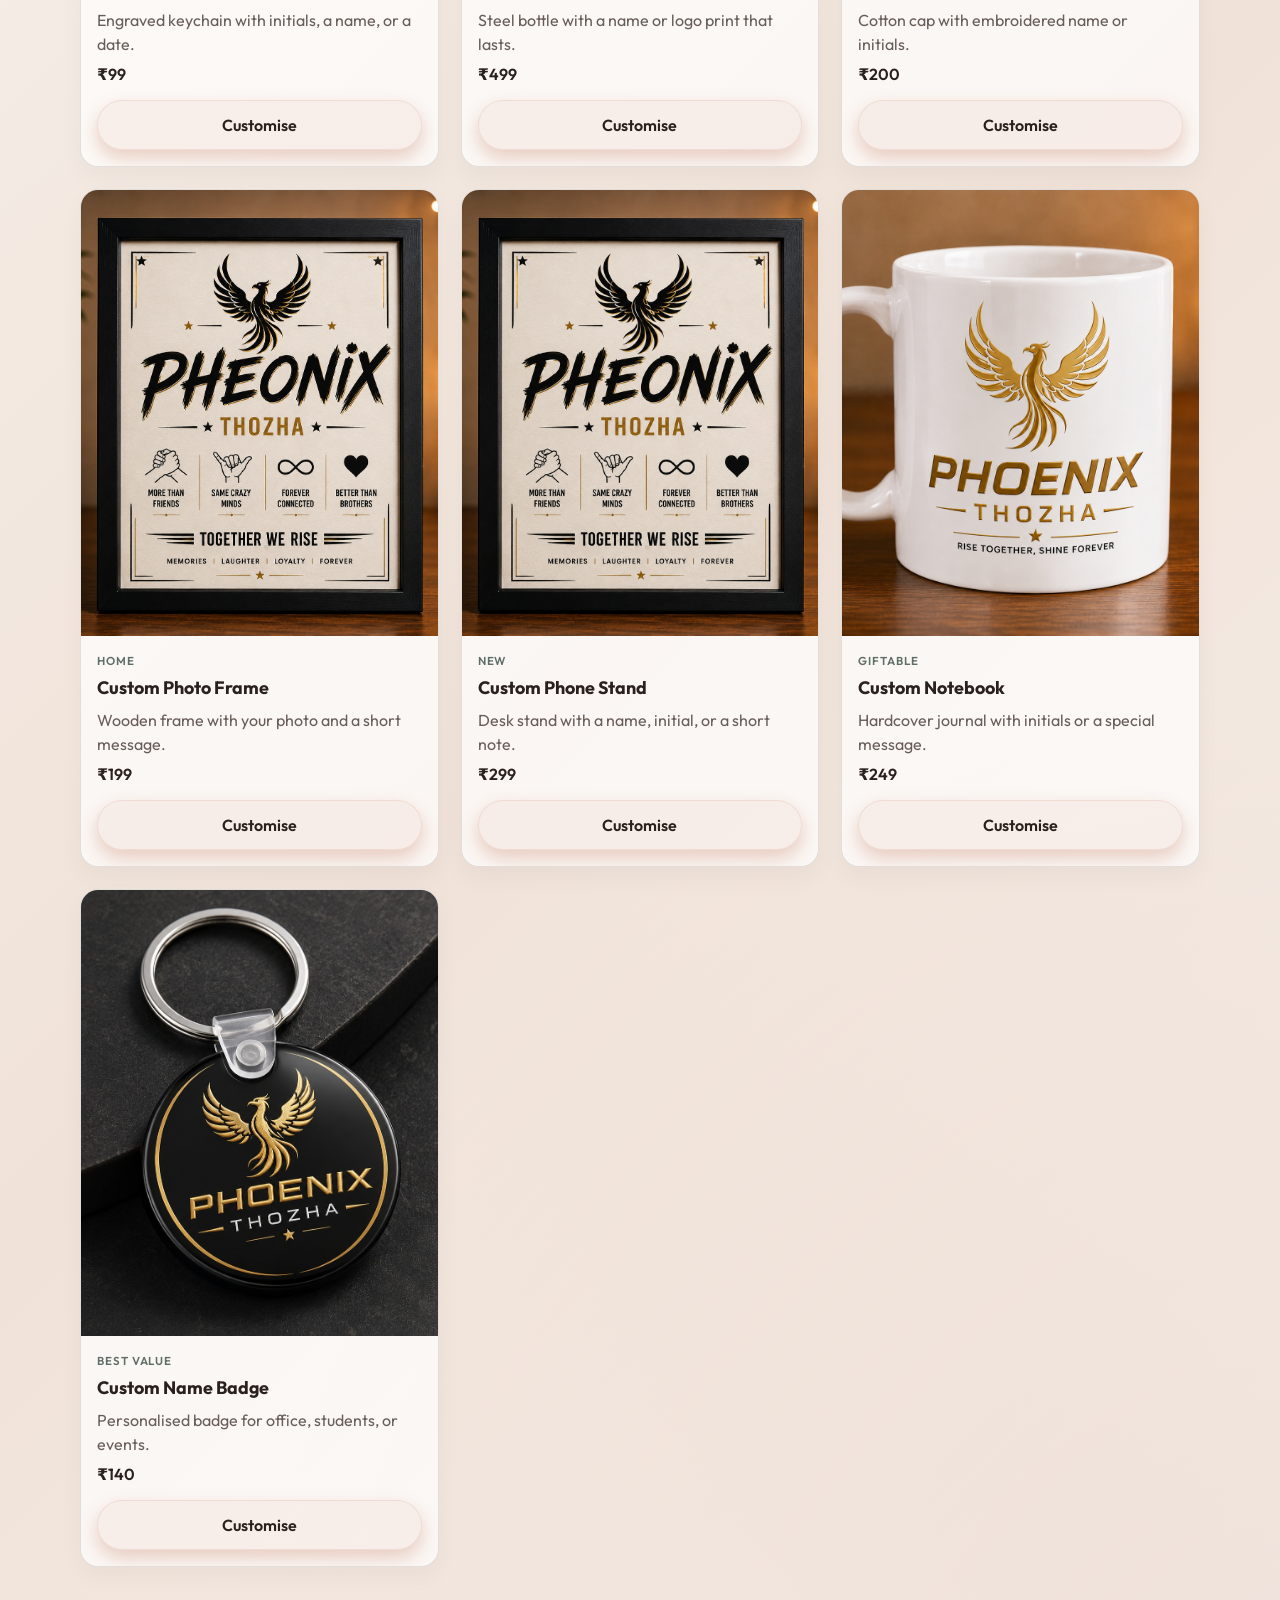
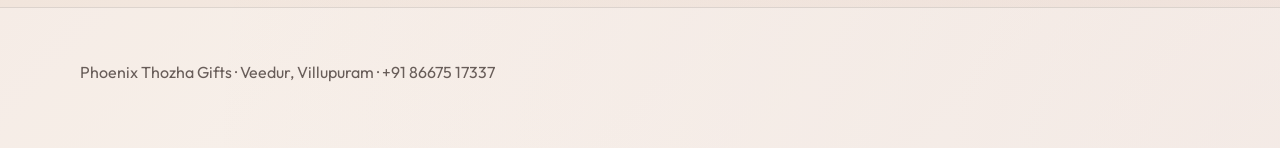
<file: shop.html>
<!DOCTYPE html>
<html lang="en">
<head>
  <meta charset="UTF-8" />
  <meta name="viewport" content="width=device-width, initial-scale=1" />
  <title>Shop — Phoenix Thozha Gifts</title>
  <link rel="preconnect" href="https://fonts.googleapis.com" />
  <link rel="preconnect" href="https://fonts.gstatic.com" crossorigin />
  <link href="https://fonts.googleapis.com/css2?family=Fraunces:opsz,wght@9..144,500;9..144,600&family=Outfit:wght@400;500;600&display=swap" rel="stylesheet" />
  <link rel="stylesheet" href="css/styles.css" />
</head>
<body>
  <header class="site-header">
    <div class="wrap nav">
      <a class="logo" href="index.html"><img class="logo-mark" src="images/phoenix-logo.jpg" alt="Phoenix Thozha" /><span class="logo-text">Phoenix Thozha<em>Gifts</em></span></a>
      <nav class="nav-links">
        <a href="index.html">Home</a>
        <a class="active" href="shop.html">Shop</a>
        <a href="about.html">About</a>
        <a href="contact.html">Contact</a>
        <a class="cart-link" href="cart.html">Cart <span class="badge" data-cart-count hidden>0</span></a>
      </nav>
    </div>
  </header>

  <main class="wrap">
    <div class="page-hero">
      <p class="kicker">Catalog</p>
      <h1>Every gift, made to order.</h1>
      <p class="lede">Pick a piece, add a name or photo, and we’ll make it. Prices include printing or engraving.</p>
    </div>
    <div class="filters" id="filters"></div>
    <div class="grid" id="shop-grid"></div>
  </main>

  <footer class="site-footer">
    <div class="wrap"><p>Phoenix Thozha Gifts · Veedur, Villupuram · +91 86675 17337</p></div>
  </footer>

  <a class="whatsapp-float" href="https://wa.me/918667517337" target="_blank" aria-label="Chat on WhatsApp">✆</a>

  <script src="js/products.js"></script>
  <script src="js/cart.js"></script>
  <script>
    const grid = document.getElementById("shop-grid");
    const filters = document.getElementById("filters");
    let current = "All";

    function render() {
      const list = current === "All" ? PRODUCTS : PRODUCTS.filter((p) => p.category === current);
      grid.innerHTML = list.map(productCard).join("");
    }

    getCategories().forEach((cat) => {
      const btn = document.createElement("button");
      btn.className = "chip" + (cat === "All" ? " active" : "");
      btn.textContent = cat;
      btn.onclick = () => {
        current = cat;
        document.querySelectorAll(".chip").forEach((c) => c.classList.remove("active"));
        btn.classList.add("active");
        render();
      };
      filters.appendChild(btn);
    });

    render();
  </script>
</body>
</html>
</file>
<file: css/styles.css>
:root {
  --ink: #2a201d;
  --paper: #f8f2ed;
  --paper-2: #efe0d5;
  --clay: #b77765;
  --clay-dark: #8d5a4f;
  --moss: #5f6f67;
  --gold: #d8b29b;
  --gold-soft: #f5e5db;
  --muted: #685d59;
  --line: rgba(42, 32, 29, 0.12);
  --shadow: 0 18px 40px rgba(42, 32, 29, 0.12);
  --radius: 18px;
  --serif: "Fraunces", Georgia, serif;
  --sans: "Outfit", system-ui, sans-serif;
}

*,
*::before,
*::after {
  box-sizing: border-box;
}

html {
  scroll-behavior: smooth;
}

body {
  margin: 0;
  font-family: var(--sans);
  color: var(--ink);
  background:
    radial-gradient(circle at top left, rgba(216, 178, 155, 0.38), transparent 28%),
    radial-gradient(circle at bottom right, rgba(183, 119, 101, 0.12), transparent 30%),
    linear-gradient(135deg, #f9f4f1 0%, #f5eee8 26%, #f0e2d8 62%, #f7f1ec 100%);
  line-height: 1.5;
  min-height: 100vh;
}

.site-header {
  position: sticky;
  top: 0;
  z-index: 20;
  backdrop-filter: blur(14px);
  background: rgba(255, 251, 248, 0.82);
  border-bottom: 1px solid var(--line);
  box-shadow: 0 10px 25px rgba(42, 32, 29, 0.05);
}

img {
  max-width: 100%;
  display: block;
}

a {
  color: inherit;
  text-decoration: none;
}

button,
input,
textarea,
select {
  font: inherit;
}

.wrap {
  width: min(1120px, calc(100% - 40px));
  margin-inline: auto;
}

.site-header {
  position: sticky;
  top: 0;
  z-index: 20;
  backdrop-filter: blur(14px);
  background: rgba(249, 245, 240, 0.82);
  border-bottom: 1px solid var(--line);
  box-shadow: 0 8px 22px rgba(28, 22, 18, 0.03);
}

.nav {
  display: flex;
  align-items: center;
  justify-content: space-between;
  gap: 16px;
  min-height: 72px;
  position: relative;
}

.nav-toggle {
  display: none;
  width: 42px;
  height: 42px;
  border: 1px solid var(--line);
  border-radius: 12px;
  background: rgba(255, 255, 255, 0.4);
  align-items: center;
  justify-content: center;
  flex-direction: column;
  gap: 4px;
  cursor: pointer;
  padding: 0;
}

.nav-toggle span {
  display: block;
  width: 18px;
  height: 2px;
  background: var(--ink);
  border-radius: 99px;
}

.logo {
  display: flex;
  align-items: center;
  gap: 10px;
  font-family: var(--serif);
  font-weight: 600;
  font-size: 1.05rem;
  letter-spacing: -0.02em;
}

.logo-text {
  display: flex;
  flex-direction: column;
  line-height: 1.05;
}

.logo-text em {
  font-style: normal;
  font-family: var(--sans);
  font-size: 0.62rem;
  letter-spacing: 0.16em;
  text-transform: uppercase;
  color: var(--muted);
  font-weight: 600;
}

.logo-mark {
  width: 45px;
  height: 45px;
  border-radius: 50%;
  display: flex;
  align-items: center;
  justify-content: center;
  flex-shrink: 0;
  object-fit: cover;
  object-position: center;
  transition: transform 0.3s ease;
  background-size: cover;
  background-position: center;
}

.logo:hover .logo-mark {
  transform: scale(1.08);
}

.contact-actions {
  display: flex;
  flex-wrap: wrap;
  gap: 10px;
  margin: 18px 0;
}

.nav-links {
  display: flex;
  gap: 22px;
  align-items: center;
  color: var(--muted);
  font-size: 0.95rem;
}

.nav-links a {
  transition: color 0.2s ease, transform 0.2s ease;
}

.nav-links a:hover,
.nav-links a.active {
  color: var(--ink);
}

.nav-links a:hover {
  transform: translateY(-1px);
}

.cart-link {
  position: relative;
  display: inline-flex;
  align-items: center;
  gap: 8px;
  background: linear-gradient(180deg, #2a221f 0%, var(--ink) 100%);
  color: var(--paper) !important;
  padding: 8px 14px;
  border-radius: 999px;
  overflow: hidden;
  transition: transform 0.2s ease, box-shadow 0.2s ease;
}

.cart-link:hover {
  transform: translateY(-2px);
  box-shadow: 0 8px 18px rgba(28, 22, 18, 0.22);
}

.cart-link.pop {
  animation: pop 0.45s ease;
}

@keyframes pop {
  0% { transform: scale(1); }
  35% { transform: scale(1.08); }
  100% { transform: scale(1); }
}

.badge {
  min-width: 18px;
  height: 18px;
  padding: 0 5px;
  border-radius: 999px;
  background: var(--clay);
  color: white;
  font-size: 0.7rem;
  display: grid;
  place-items: center;
}

.hero {
  display: grid;
  grid-template-columns: 1.05fr 0.95fr;
  gap: 48px;
  align-items: center;
  padding: 64px 0 48px;
}

.hero > div:first-child {
  padding-right: 10px;
}

.kicker {
  text-transform: uppercase;
  letter-spacing: 0.18em;
  font-size: 0.72rem;
  color: var(--clay);
  font-weight: 600;
}

h1,
h2,
h3 {
  font-family: var(--serif);
  font-weight: 560;
  letter-spacing: -0.03em;
  line-height: 1.12;
  margin: 8px 0 14px;
}

h1 {
  font-size: clamp(2.4rem, 5vw, 4.2rem);
}

h2 {
  font-size: clamp(1.8rem, 3vw, 2.6rem);
}

.lede {
  font-size: 1.1rem;
  color: var(--muted);
  max-width: 42ch;
}

.hero-actions {
  display: flex;
  gap: 12px;
  margin-top: 28px;
  flex-wrap: wrap;
}

.btn {
  position: relative;
  isolation: isolate;
  overflow: hidden;
  border: 0;
  border-radius: 999px;
  padding: 12px 22px;
  cursor: pointer;
  display: inline-flex;
  align-items: center;
  justify-content: center;
  gap: 8px;
  font-weight: 600;
  transition: transform 0.22s ease, box-shadow 0.22s ease, background 0.22s ease;
}

.btn:hover {
  transform: translateY(-3px);
}

.btn:active {
  transform: translateY(0) scale(0.96);
}

.btn-primary {
  background: linear-gradient(180deg, #c86a42 0%, var(--clay) 55%, var(--clay-dark) 100%);
  color: white;
  box-shadow: 0 8px 18px rgba(184, 92, 56, 0.28);
}

.btn-primary::after {
  content: "";
  position: absolute;
  inset: 0;
  background: linear-gradient(110deg, transparent 30%, rgba(255, 255, 255, 0.38) 50%, transparent 70%);
  transform: translateX(-120%);
  transition: none;
  pointer-events: none;
}

.btn-primary:hover {
  box-shadow: 0 14px 28px rgba(184, 92, 56, 0.38);
}

.btn-primary:hover::after {
  animation: shine 0.7s ease;
}

@keyframes shine {
  to { transform: translateX(120%); }
}

.btn-ghost {
  background: transparent;
  border: 1px solid var(--line);
  color: var(--ink);
}

.btn-ghost:hover {
  background: var(--ink);
  color: var(--paper);
  border-color: var(--ink);
}

.ripple {
  position: absolute;
  border-radius: 50%;
  background: rgba(255, 255, 255, 0.45);
  transform: scale(0);
  animation: ripple 0.65s ease-out;
  pointer-events: none;
}

.btn-ghost .ripple,
.chip .ripple,
.qty button .ripple {
  background: rgba(184, 92, 56, 0.28);
}

@keyframes ripple {
  to {
    transform: scale(2.4);
    opacity: 0;
  }
}

.hero-card {
  position: relative;
  border-radius: 32px;
  overflow: hidden;
  min-height: 500px;
  box-shadow: var(--shadow);
  border: 1px solid rgba(28, 22, 18, 0.08);
  background: linear-gradient(135deg, rgba(196, 165, 116, 0.18), rgba(184, 92, 56, 0.08));
}

.hero-card::after {
  content: "";
  position: absolute;
  inset: 0;
  background: linear-gradient(135deg, rgba(28, 22, 18, 0.08), rgba(28, 22, 18, 0));
  pointer-events: none;
}

.hero-card img {
  width: 120%;
  height: 100%;
  object-fit: cover;
  min-height: 450px;
  filter: saturate(1.08) contrast(1.04);
}

.hero-float {
  position: absolute;
  left: 20px;
  bottom: 20px;
  background: rgba(244, 238, 228, 0.94);
  padding: 16px 18px;
  border-radius: 16px;
  max-width: 240px;
}

.hero-float strong {
  display: block;
  font-family: var(--serif);
}

.section {
  padding: 56px 0;
}

.section + .section {
  position: relative;
}

.section-head {
  display: flex;
  justify-content: space-between;
  align-items: end;
  gap: 16px;
  margin-bottom: 28px;
}

.section-head h2 {
  margin-bottom: 0;
}

.filters {
  display: flex;
  gap: 8px;
  flex-wrap: wrap;
  margin-bottom: 24px;
}

.chip {
  position: relative;
  overflow: hidden;
  isolation: isolate;
  border: 1px solid var(--line);
  background: transparent;
  border-radius: 999px;
  padding: 8px 14px;
  cursor: pointer;
  color: var(--muted);
  transition: transform 0.2s ease, background 0.2s ease, color 0.2s ease;
}

.chip:hover {
  transform: translateY(-2px);
}

.chip:active {
  transform: scale(0.96);
}

.chip.active,
.chip:hover {
  background: var(--ink);
  color: var(--paper);
  border-color: var(--ink);
}

.grid {
  display: grid;
  grid-template-columns: repeat(3, 1fr);
  gap: 22px;
}

.card {
  background: rgba(255, 255, 255, 0.7);
  border-radius: var(--radius);
  overflow: hidden;
  border: 1px solid var(--line);
  display: flex;
  flex-direction: column;
  min-height: 100%;
  transition: transform 0.28s ease, box-shadow 0.28s ease;
  box-shadow: 0 10px 24px rgba(28, 22, 18, 0.04);
}

.card:hover {
  transform: translateY(-8px);
  box-shadow: 0 22px 42px rgba(28, 22, 18, 0.1);
}

.card-img {
  aspect-ratio: 4 / 5;
  overflow: hidden;
  background: var(--paper-2);
}

.card-img img {
  width: 100%;
  height: 100%;
  object-fit: cover;
  transition: transform 0.4s ease;
}

.card:hover .card-img img {
  transform: scale(1.04);
}
/* Zoom out cap image */
img[data-product-id="cap"] {
  transform: scale(0.85);
}

.card:hover img[data-product-id="cap"] {
  transform: scale(0.95);
}
.card-body {
  padding: 16px;
  display: flex;
  flex-direction: column;
  gap: 6px;
  flex: 1;
}

.card-body strong {
  font-size: 1.12rem;
}

.tag {
  font-size: 0.72rem;
  color: var(--moss);
  font-weight: 600;
  text-transform: uppercase;
  letter-spacing: 0.08em;
}

.price {
  font-weight: 600;
  margin-top: auto;
  color: var(--ink);
}

.card-body .btn {
  width: 100%;
  margin-top: 8px;
  background: rgba(184, 92, 56, 0.06);
  color: var(--ink);
  border: 1px solid rgba(184, 92, 56, 0.12);
}

.card-body .btn:hover {
  background: var(--ink);
  color: var(--paper);
  border-color: var(--ink);
}

.muted {
  color: var(--muted);
}

.page-hero {
  padding: 30px 0 20px;
}

.split {
  display: grid;
  grid-template-columns: 1fr 1fr;
  gap: 40px;
  align-items: start;
}

.product-photo {
  border-radius: 24px;
  overflow: hidden;
  background: var(--paper-2);
}

.product-photo img {
  width: 100%;
  aspect-ratio: 1;
  object-fit: cover;
}

.form {
  display: grid;
  gap: 14px;
}

label {
  display: grid;
  gap: 6px;
  font-size: 0.88rem;
  font-weight: 600;
}

input,
textarea,
select {
  border: 1px solid var(--line);
  background: #fffdf8;
  border-radius: 12px;
  padding: 11px 12px;
  outline: none;
}

input:focus,
textarea:focus,
select:focus {
  border-color: var(--clay);
}

.qty {
  display: flex;
  align-items: center;
  gap: 10px;
}

.qty button {
  position: relative;
  overflow: hidden;
  width: 36px;
  height: 36px;
  border-radius: 10px;
  border: 1px solid var(--line);
  background: #fffdf8;
  cursor: pointer;
  transition: transform 0.15s ease, background 0.15s ease;
}

.qty button:hover {
  background: var(--clay);
  color: white;
  border-color: var(--clay);
}

.qty button:active {
  transform: scale(0.9);
}

.cart-table {
  display: grid;
  gap: 12px;
}

.cart-row {
  display: grid;
  grid-template-columns: 88px 1fr auto auto;
  gap: 16px;
  align-items: center;
  background: #fffdf8;
  border: 1px solid var(--line);
  border-radius: 16px;
  padding: 12px;
}

.cart-row img {
  width: 88px;
  height: 88px;
  object-fit: cover;
  border-radius: 12px;
}

.summary {
  background: #fffdf8;
  border: 1px solid var(--line);
  border-radius: 20px;
  padding: 22px;
  position: sticky;
  top: 92px;
}

.row-between {
  display: flex;
  justify-content: space-between;
  gap: 12px;
}

.success {
  text-align: center;
  padding: 80px 0;
  max-width: 520px;
  margin: auto;
}

.site-footer {
  border-top: 1px solid var(--line);
  padding: 36px 0 48px;
  color: var(--muted);
  margin-top: 40px;
  background: rgba(255, 255, 255, 0.28);
}

.footer-grid {
  display: grid;
  grid-template-columns: 2fr 1fr 1fr;
  gap: 24px;
}

.toast {
  position: fixed;
  bottom: 24px;
  left: 50%;
  transform: translate(-50%, 20px);
  background: var(--ink);
  color: var(--paper);
  padding: 12px 18px;
  border-radius: 999px;
  opacity: 0;
  pointer-events: none;
  transition: 0.2s ease;
  z-index: 50;
}

.toast.show {
  opacity: 1;
  transform: translate(-50%, 0);
}

.empty {
  padding: 48px;
  text-align: center;
  background: #fffdf8;
  border-radius: 20px;
  border: 1px dashed var(--line);
}

.occassions {
  display: grid;
  grid-template-columns: repeat(3, 1fr);
  gap: 16px;
}

.occ {
  padding: 22px;
  border-radius: 18px;
  background: linear-gradient(180deg, rgba(235, 227, 212, 0.96), rgba(255, 255, 255, 0.7));
  border: 1px solid rgba(28, 22, 18, 0.08);
}

.occ h3 {
  margin-top: 0;
  font-size: 1.3rem;
}

.whatsapp-float {
  position: fixed;
  right: 18px;
  bottom: 18px;
  z-index: 50;
  display: inline-flex;
  align-items: center;
  justify-content: center;
  width: 58px;
  height: 58px;
  border-radius: 50%;
  background: linear-gradient(180deg, #25d366 0%, #1ea952 100%);
  color: white;
  font-size: 1.6rem;
  box-shadow: 0 18px 28px rgba(37, 211, 102, 0.28);
  text-decoration: none;
  transition: transform 0.2s ease, box-shadow 0.2s ease;
}

.whatsapp-float:hover {
  transform: translateY(-3px) scale(1.02);
  box-shadow: 0 22px 32px rgba(37, 211, 102, 0.35);
}

@media (max-width: 900px) {
  .wrap {
    width: min(1120px, calc(100% - 24px));
  }

  .nav {
    flex-wrap: wrap;
    justify-content: center;
    padding: 12px 0;
  }

  .nav-links {
    width: 100%;
    justify-content: center;
    flex-wrap: wrap;
  }

  .hero,
  .split,
  .grid,
  .footer-grid,
  .occassions {
    grid-template-columns: 1fr 1fr;
  }

  .hero,
  .split {
    gap: 28px;
  }

  .section-head {
    flex-direction: column;
    align-items: flex-start;
  }

  .summary {
    position: static;
  }
}

@media (max-width: 640px) {
  .wrap {
    width: min(1120px, calc(100% - 20px));
  }

  .site-header {
    position: sticky;
  }

  .nav {
    justify-content: space-between;
    align-items: center;
    min-height: auto;
    flex-wrap: wrap;
    padding: 12px 0;
  }

  .nav-toggle {
    display: inline-flex;
  }

  .nav-links {
    display: none;
    width: 100%;
    flex-direction: column;
    align-items: flex-start;
    gap: 10px;
    font-size: 0.9rem;
    padding: 14px 12px;
    border: 1px solid var(--line);
    border-radius: 16px;
    background: rgba(255, 255, 255, 0.72);
    backdrop-filter: blur(8px);
  }

  .nav-links.is-open {
    display: flex;
  }

  .nav-links a {
    width: 100%;
  }

  .logo {
    justify-content: center;
    width: auto;
  }

  .hero,
  .split,
  .grid,
  .footer-grid,
  .occassions,
  .cart-row {
    grid-template-columns: 1fr;
  }

  .hero {
    padding-top: 32px;
  }

  .hero-card {
    min-height: 320px;
  }

  .hero-card img {
    min-height: 300px;
    width: 100%;
  }

  .hero-float {
    left: 14px;
    right: 14px;
    max-width: none;
  }

  .section {
    padding: 42px 0;
  }

  .hero-actions,
  .contact-actions {
    flex-direction: column;
  }

  .hero-actions .btn,
  .contact-actions .btn,
  .btn {
    width: 100%;
  }

  .card-body .btn {
    width: 100%;
  }

  .row-between {
    flex-wrap: wrap;
  }

  .cart-row {
    display: grid;
    grid-template-columns: 1fr;
    justify-items: start;
  }

  .cart-row img {
    width: 100%;
    height: 170px;
  }

  .summary {
    padding: 18px;
  }

  .empty {
    padding: 28px 18px;
  }
}

@media (max-width: 420px) {
  h1 {
    font-size: clamp(2rem, 9vw, 2.8rem);
  }

  h2 {
    font-size: clamp(1.5rem, 7vw, 2rem);
  }

  .kicker {
    letter-spacing: 0.12em;
  }

  .nav-links {
    gap: 8px 12px;
  }

  .cart-link {
    width: 100%;
    justify-content: center;
  }
}

@media (prefers-reduced-motion: reduce) {
  *,
  *::before,
  *::after {
    animation: none !important;
    transition: none !important;
  }
}
</file>
